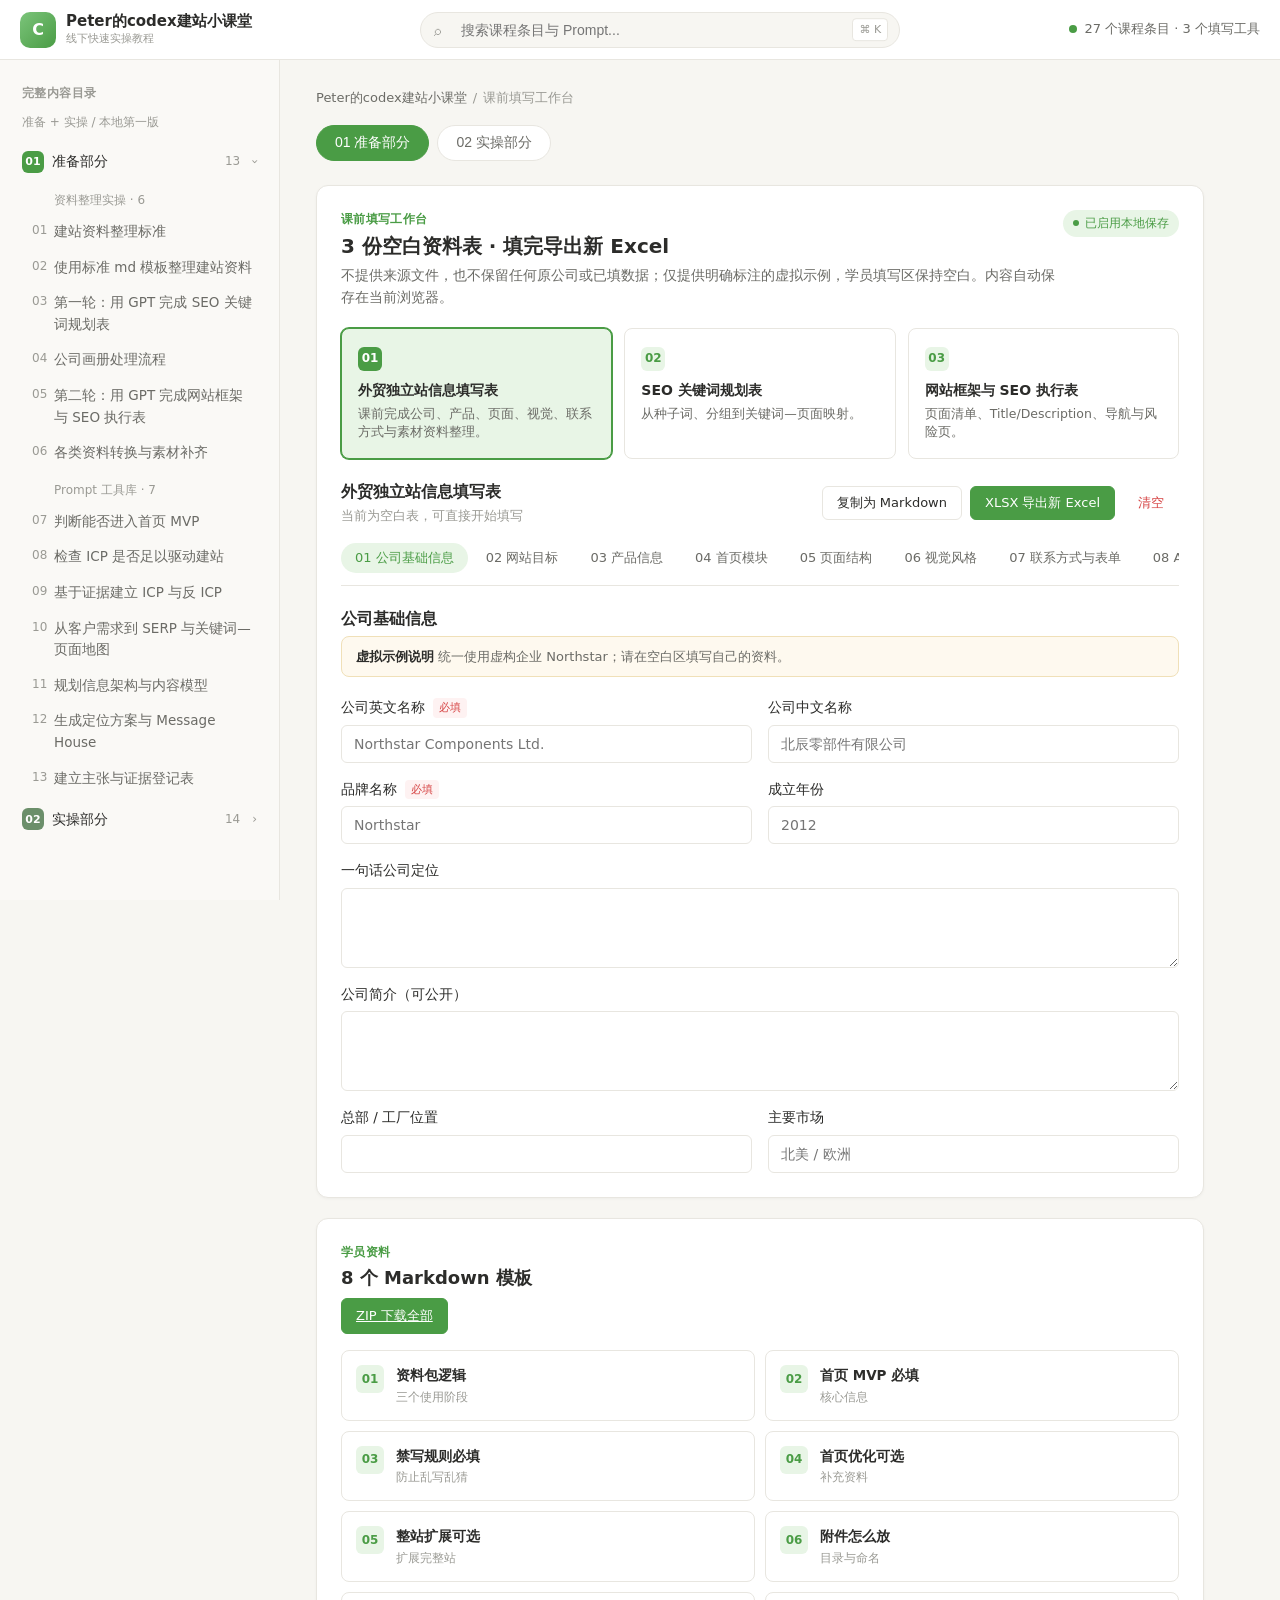
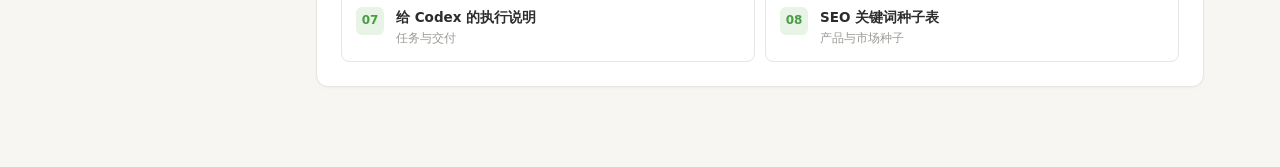
<file: index.html>
<!DOCTYPE html>
<html lang="zh-CN">
<head>
<meta charset="UTF-8"/>
<meta name="viewport" content="width=device-width, initial-scale=1.0"/>
<title>Peter的codex建站小课堂</title>
<script>
(async function(){
  try {
    const parts = await Promise.all([
      'page-a.html','page-b1.html','page-b2.html'
    ].map(u => fetch(u,{cache:'no-cache'}).then(r=>{if(!r.ok)throw new Error(u+' '+r.status);return r.text()})));
    document.open(); document.write(parts.join('')); document.close();
  } catch(e) {
    document.body.innerHTML='<p style="font-family:system-ui;padding:2rem">加载失败: '+e.message+'</p>';
  }
})();
</script>
</head>
<body><p style="font-family:system-ui;padding:2rem;color:#666">加载中…</p></body>
</html>
</file>
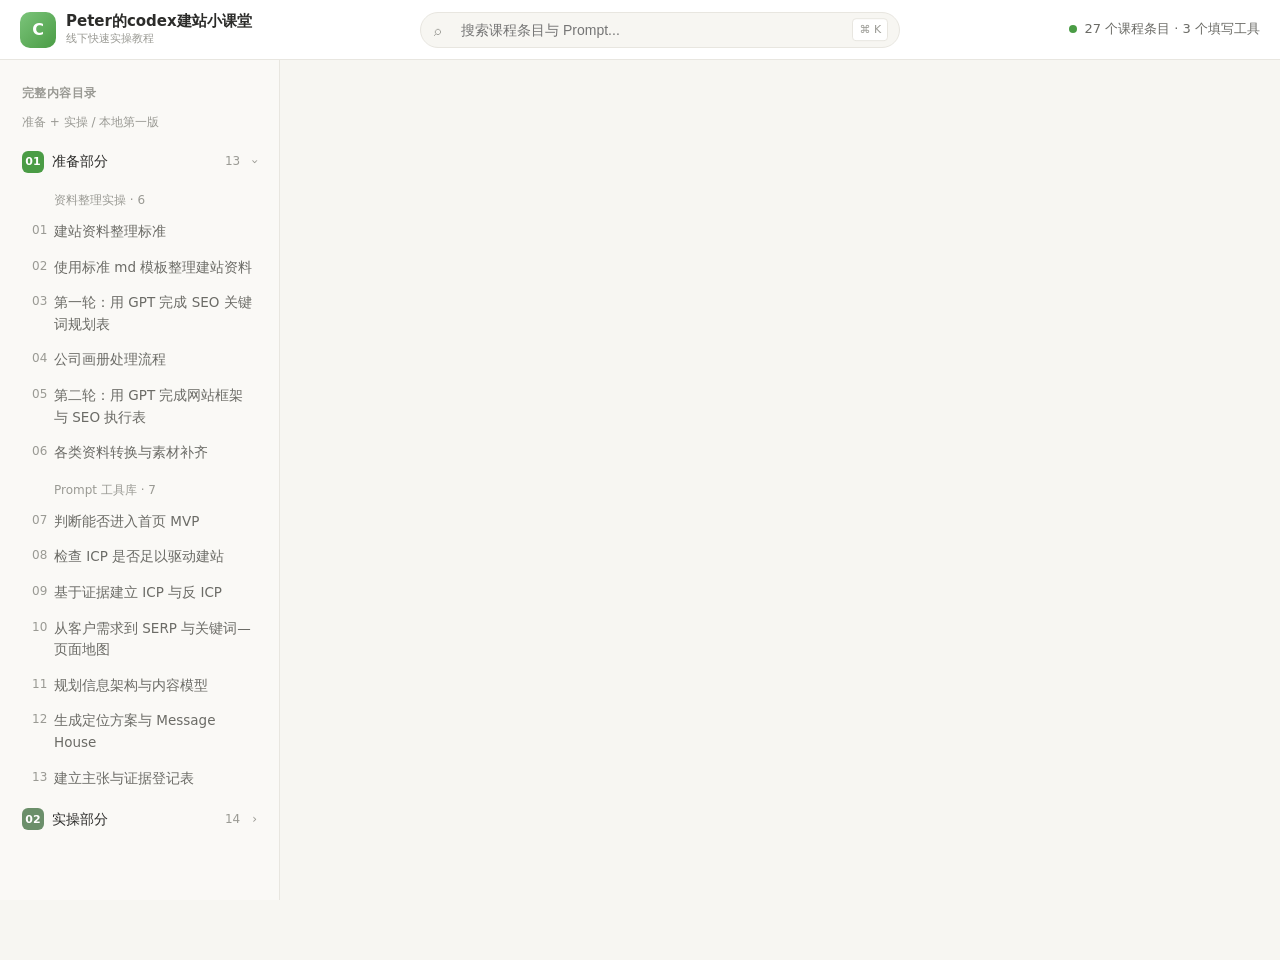
<file: page-a.html>
<!DOCTYPE html>
<html lang="zh-CN">
<head>
<meta charset="UTF-8" />
<meta name="viewport" content="width=device-width, initial-scale=1.0" />
<title>Peter的codex建站小课堂</title>
<meta name="description" content="Peter 的 Codex 建站线下快速实操教程，包含准备资料、可填写工具、Prompt 与完整建站流程。" />
<link rel="stylesheet" href="css/styles.css" />
<link rel="icon" href="data:image/svg+xml,<svg xmlns='http://www.w3.org/2000/svg' viewBox='0 0 100 100'><rect width='100' height='100' rx='22' fill='%234a9c45'/><text x='50' y='68' font-size='52' text-anchor='middle' fill='white' font-family='system-ui' font-weight='700'>C</text></svg>" />
</head>
<body>
<header class="header">
  <button class="menu-toggle" id="menuToggle" aria-label="菜单">☰</button>
  <a href="#" class="header-logo" data-page="home">
    <div class="logo-icon">C</div>
    <div class="logo-text">
      <span class="logo-title">Peter的codex建站小课堂</span>
      <span class="logo-sub">线下快速实操教程</span>
    </div>
  </a>
  <div class="header-search">
    <span class="search-icon">⌕</span>
    <input type="text" id="searchInput" placeholder="搜索课程条目与 Prompt..." readonly />
    <kbd class="kbd">⌘ K</kbd>
  </div>
  <div class="header-meta">
    <span class="dot"></span>
    <span>27 个课程条目 · 3 个填写工具</span>
  </div>
</header>
<div class="layout">
<aside class="sidebar" id="sidebar">
  <div class="sidebar-section-title">完整内容目录</div>
  <div class="path-note" style="font-size:12px;color:var(--text-muted);padding:4px 10px 10px;">准备 + 实操 / 本地第一版</div>
  <ul class="sidebar-nav">
    <li class="nav-group open" data-group="prep">
      <div class="nav-group-header">
        <span class="badge">01</span>
        <span>准备部分</span>
        <span class="count">13</span>
        <span class="chevron">›</span>
      </div>
      <ul class="nav-group-items">
        <li class="nav-subgroup-title">资料整理实操 · 6</li>
        <li><a class="nav-item" data-page="prep-01" href="#"><span class="num">01</span>建站资料整理标准</a></li>
        <li><a class="nav-item" data-page="prep-02" href="#"><span class="num">02</span>使用标准 md 模板整理建站资料</a></li>
        <li><a class="nav-item" data-page="prep-03" href="#"><span class="num">03</span>第一轮：用 GPT 完成 SEO 关键词规划表</a></li>
        <li><a class="nav-item" data-page="prep-04" href="#"><span class="num">04</span>公司画册处理流程</a></li>
        <li><a class="nav-item" data-page="prep-05" href="#"><span class="num">05</span>第二轮：用 GPT 完成网站框架与 SEO 执行表</a></li>
        <li><a class="nav-item" data-page="prep-06" href="#"><span class="num">06</span>各类资料转换与素材补齐</a></li>
        <li class="nav-subgroup-title">Prompt 工具库 · 7</li>
        <li><a class="nav-item" data-page="prep-07" href="#"><span class="num">07</span>判断能否进入首页 MVP</a></li>
        <li><a class="nav-item" data-page="prep-08" href="#"><span class="num">08</span>检查 ICP 是否足以驱动建站</a></li>
        <li><a class="nav-item" data-page="prep-09" href="#"><span class="num">09</span>基于证据建立 ICP 与反 ICP</a></li>
        <li><a class="nav-item" data-page="prep-10" href="#"><span class="num">10</span>从客户需求到 SERP 与关键词—页面地图</a></li>
        <li><a class="nav-item" data-page="prep-11" href="#"><span class="num">11</span>规划信息架构与内容模型</a></li>
        <li><a class="nav-item" data-page="prep-12" href="#"><span class="num">12</span>生成定位方案与 Message House</a></li>
        <li><a class="nav-item" data-page="prep-13" href="#"><span class="num">13</span>建立主张与证据登记表</a></li>
      </ul>
    </li>
    <li class="nav-group" data-group="practice">
      <div class="nav-group-header">
        <span class="badge" style="background:#6b8f6a">02</span>
        <span>实操部分</span>
        <span class="count">14</span>
        <span class="chevron">›</span>
      </div>
      <ul class="nav-group-items">
        <li class="nav-subgroup-title">架构与体验基础 · 3</li>
        <li><a class="nav-item" data-page="prac-01" href="#"><span class="num">01</span>开工资料确认</a></li>
        <li><a class="nav-item" data-page="prac-02" href="#"><span class="num">02</span>网站架构规划</a></li>
        <li><a class="nav-item" data-page="prac-03" href="#"><span class="num">03</span>视觉与体验定稿</a></li>
        <li class="nav-subgroup-title">页面实操流程 · 9</li>
        <li><a class="nav-item" data-page="prac-04" href="#"><span class="num">04</span>首页 MVP</a></li>
        <li><a class="nav-item" data-page="prac-05" href="#"><span class="num">05</span>全站导航与超级菜单</a></li>
        <li><a class="nav-item" data-page="prac-06" href="#"><span class="num">06</span>关于我们与信任内容</a></li>
        <li><a class="nav-item" data-page="prac-07" href="#"><span class="num">07</span>产品体系与产品单页</a></li>
        <li><a class="nav-item" data-page="prac-08" href="#"><span class="num">08</span>联系页面与询盘表单</a></li>
        <li><a class="nav-item" data-page="prac-09" href="#"><span class="num">09</span>应用场景页面</a></li>
        <li><a class="nav-item" data-page="prac-10" href="#"><span class="num">10</span>客户案例与项目页面</a></li>
        <li><a class="nav-item" data-page="prac-11" href="#"><span class="num">11</span>网站页面补齐</a></li>
        <li><a class="nav-item" data-page="prac-12" href="#"><span class="num">12</span>图片素材与功能完善</a></li>
        <li class="nav-subgroup-title">检查与本地交付 · 2</li>
        <li><a class="nav-item" data-page="prac-13" href="#"><span class="num">13</span>整站 SEO 与体验验收</a></li>
        <li><a class="nav-item" data-page="prac-14" href="#"><span class="num">14</span>修改、回档与本地交付</a></li>
      </ul>
    </li>
  </ul>
</aside>
<main class="main">
  <div class="content-panel" id="panel-home">
    <div class="breadcrumb">
      <a href="#" data-page="home">Peter的codex建站小课堂</a>
      <span>/</span><span>课前填写工作台</span>
    </div>
    <div class="section-tabs">
      <button class="section-tab active" data-section="prep">01 准备部分</button>
      <button class="section-tab" data-section="practice">02 实操部分</button>
    </div>
    <div class="card">
      <div class="card-header">
        <div>
          <div class="card-label">课前填写工作台</div>
          <h2 class="card-title">3 份空白资料表 · 填完导出新 Excel</h2>
          <p class="card-desc">不提供来源文件，也不保留任何原公司或已填数据；仅提供明确标注的虚拟示例，学员填写区保持空白。内容自动保存在当前浏览器。</p>
        </div>
        <div class="save-badge" id="saveStatus"><span class="dot"></span><span>已启用本地保存</span></div>
      </div>
      <div class="tool-cards">
        <div class="tool-card active" data-tool="info"><div class="num">01</div><h4>外贸独立站信息填写表</h4><p>课前完成公司、产品、页面、视觉、联系方式与素材资料整理。</p></div>
        <div class="tool-card" data-tool="seo"><div class="num">02</div><h4>SEO 关键词规划表</h4><p>从种子词、分组到关键词—页面映射。</p></div>
        <div class="tool-card" data-tool="framework"><div class="num">03</div><h4>网站框架与 SEO 执行表</h4><p>页面清单、Title/Description、导航与风险页。</p></div>
      </div>
<div class="form-area form-panel active" id="form-info">
  <div class="form-toolbar">
    <div class="form-toolbar-left"><h3>外贸独立站信息填写表</h3><div class="status">当前为空白表，可直接开始填写</div></div>
    <div class="form-toolbar-right">
      <button class="btn" id="btnCopyMd">复制为 Markdown</button>
      <button class="btn btn-primary" id="btnExportXlsx">XLSX 导出新 Excel</button>
      <button class="btn btn-danger" id="btnClear">清空</button>
    </div>
  </div>
  <div class="form-tabs" id="infoTabs">
    <button class="form-tab active" data-tab="company">01 公司基础信息</button>
    <button class="form-tab" data-tab="goals">02 网站目标</button>
    <button class="form-tab" data-tab="products">03 产品信息</button>
    <button class="form-tab" data-tab="homepage">04 首页模块</button>
    <button class="form-tab" data-tab="structure">05 页面结构</button>
    <button class="form-tab" data-tab="visual">06 视觉风格</button>
    <button class="form-tab" data-tab="contact">07 联系方式与表单</button>
    <button class="form-tab" data-tab="assets">08 AI 素材需求</button>
    <button class="form-tab" data-tab="upload">09 上传资料清单</button>
    <button class="form-tab" data-tab="codex">10 Codex 项目说明</button>
  </div>
  <div class="form-tab-panel active" data-tab-panel="company">
    <div class="form-section-title">公司基础信息</div>
    <div class="example-box"><strong>虚拟示例说明</strong> 统一使用虚构企业 Northstar；请在空白区填写自己的资料。</div>
    <div class="field-grid">
      <div class="field"><label class="field-label">公司英文名称 <span class="req">必填</span></label><input type="text" data-key="company_en" placeholder="Northstar Components Ltd." /></div>
      <div class="field"><label class="field-label">公司中文名称</label><input type="text" data-key="company_zh" placeholder="北辰零部件有限公司" /></div>
      <div class="field"><label class="field-label">品牌名称 <span class="req">必填</span></label><input type="text" data-key="brand" placeholder="Northstar" /></div>
      <div class="field"><label class="field-label">成立年份</label><input type="text" data-key="founded" placeholder="2012" /></div>
      <div class="field full"><label class="field-label">一句话公司定位</label><textarea data-key="tagline" rows="2"></textarea></div>
      <div class="field full"><label class="field-label">公司简介（可公开）</label><textarea data-key="about" rows="3"></textarea></div>
      <div class="field"><label class="field-label">总部 / 工厂位置</label><input type="text" data-key="hq" /></div>
      <div class="field"><label class="field-label">主要市场</label><input type="text" data-key="markets" placeholder="北美 / 欧洲" /></div>
    </div>
  </div>
  <div class="form-tab-panel" data-tab-panel="goals">
    <div class="form-section-title">网站目标</div>
    <div class="field-grid">
      <div class="field full"><label class="field-label">主转化事件 <span class="req">必填</span></label><input type="text" data-key="main_cta" /></div>
      <div class="field full"><label class="field-label">次要转化</label><input type="text" data-key="secondary_cta" /></div>
      <div class="field full"><label class="field-label">ICP 一句话 <span class="req">必填</span></label><textarea data-key="icp" rows="3"></textarea></div>
      <div class="field full"><label class="field-label">反 ICP</label><textarea data-key="anti_icp" rows="3"></textarea></div>
      <div class="field full"><label class="field-label">购买角色 / 委员会</label><textarea data-key="buyers" rows="2"></textarea></div>
      <div class="field full"><label class="field-label">触发事件</label><textarea data-key="triggers" rows="2"></textarea></div>
    </div>
  </div>
  <div class="form-tab-panel" data-tab-panel="products">
    <div class="form-section-title">产品信息</div>
    <div class="field-grid">
      <div class="field full"><label class="field-label">主推产品 / 系列 <span class="req">必填</span></label><textarea data-key="products" rows="4"></textarea></div>
      <div class="field full"><label class="field-label">核心卖点 / 差异化</label><textarea data-key="usps" rows="3"></textarea></div>
      <div class="field full"><label class="field-label">关键参数与认证（有证据）</label><textarea data-key="specs" rows="3"></textarea></div>
      <div class="field"><label class="field-label">是否有产品手册</label><input type="text" data-key="has_catalog" /></div>
      <div class="field"><label class="field-label">产品图是否齐全</label><input type="text" data-key="has_images" /></div>
    </div>
  </div>
  <div class="form-tab-panel" data-tab-panel="homepage">
    <div class="form-section-title">首页模块</div>
    <div class="field-grid">
      <div class="field full"><label class="field-label">Hero 主标题 <span class="req">必填</span></label><input type="text" data-key="hero_title" /></div>
      <div class="field full"><label class="field-label">Hero 副文案</label><textarea data-key="hero_sub" rows="2"></textarea></div>
      <div class="field"><label class="field-label">主 CTA 按钮文案</label><input type="text" data-key="hero_cta" /></div>
      <div class="field full"><label class="field-label">首页模块顺序</label><textarea data-key="home_modules" rows="2"></textarea></div>
      <div class="field full"><label class="field-label">首页禁止出现的内容</label><textarea data-key="home_forbid" rows="2"></textarea></div>
    </div>
  </div>
  <div class="form-tab-panel" data-tab-panel="structure">
    <div class="form-section-title">页面结构</div>
    <div class="field-grid">
      <div class="field full"><label class="field-label">页面清单（路径 + 名称） <span class="req">必填</span></label><textarea data-key="pages" rows="4"></textarea></div>
      <div class="field full"><label class="field-label">二期页面</label><textarea data-key="pages_future" rows="2"></textarea></div>
      <div class="field full"><label class="field-label">导航备注</label><textarea data-key="nav_notes" rows="2"></textarea></div>
    </div>
  </div>
  <div class="form-tab-panel" data-tab-panel="visual">
    <div class="form-section-title">视觉风格</div>
    <div class="field-grid">
      <div class="field"><label class="field-label">主色</label><input type="text" data-key="color_primary" placeholder="#0B3D2E" /></div>
      <div class="field"><label class="field-label">强调色</label><input type="text" data-key="color_accent" /></div>
      <div class="field"><label class="field-label">风格关键词</label><input type="text" data-key="style_keywords" /></div>
      <div class="field"><label class="field-label">避免风格</label><input type="text" data-key="style_avoid" /></div>
      <div class="field full"><label class="field-label">参考网站（仅学结构）</label><textarea data-key="ref_sites" rows="2"></textarea></div>
    </div>
  </div>
  <div class="form-tab-panel" data-tab-panel="contact">
    <div class="form-section-title">联系方式与表单</div>
    <div class="field-grid">
      <div class="field"><label class="field-label">邮箱 <span class="req">必填</span></label><input type="text" data-key="email" /></div>
      <div class="field"><label class="field-label">电话 / WhatsApp</label><input type="text" data-key="phone" /></div>
      <div class="field full"><label class="field-label">地址</label><input type="text" data-key="address" /></div>
      <div class="field full"><label class="field-label">表单字段</label><textarea data-key="form_fields" rows="2"></textarea></div>
      <div class="field"><label class="field-label">表单提交方式</label><input type="text" data-key="form_action" /></div>
    </div>
  </div>
  <div class="form-tab-panel" data-tab-panel="assets">
    <div class="form-section-title">AI 素材需求</div>
    <div class="field-grid">
      <div class="field full"><label class="field-label">需生成/拍摄的图片</label><textarea data-key="ai_images" rows="3"></textarea></div>
      <div class="field full"><label class="field-label">禁止使用的素材</label><textarea data-key="ai_forbid" rows="2"></textarea></div>
    </div>
  </div>
  <div class="form-tab-panel" data-tab-panel="upload">
    <div class="form-section-title">上传资料清单</div>
    <div class="field-grid">
      <div class="field full"><label class="field-label">已提供资料</label><textarea data-key="upload_list" rows="3"></textarea></div>
      <div class="field full"><label class="field-label">仍缺失资料</label><textarea data-key="missing_list" rows="3"></textarea></div>
    </div>
  </div>
  <div class="form-tab-panel" data-tab-panel="codex">
    <div class="form-section-title">Codex 项目说明</div>
    <div class="field-grid">
      <div class="field full"><label class="field-label">本轮目标 <span class="req">必填</span></label><textarea data-key="codex_goal" rows="2"></textarea></div>
      <div class="field full"><label class="field-label">范围与不做事项</label><textarea data-key="codex_scope" rows="2"></textarea></div>
      <div class="field full"><label class="field-label">交付物</label><textarea data-key="codex_deliverables" rows="2"></textarea></div>
      <div class="field full"><label class="field-label">验收标准</label><textarea data-key="codex_accept" rows="2"></textarea></div>
    </div>
  </div>
</div>
<div class="form-area form-panel" id="form-seo">
  <div class="form-toolbar">
    <div class="form-toolbar-left"><h3>SEO 关键词规划表</h3></div>
    <div class="form-toolbar-right">
      <button class="btn" data-action="copy-seo">复制 Markdown</button>
      <button class="btn btn-primary" data-action="export-seo">导出 Excel</button>
      <button class="btn btn-danger" data-action="clear-seo">清空</button>
    </div>
  </div>
  <div class="field-grid">
    <div class="field full"><label class="field-label">种子关键词</label><textarea data-key="seo_seeds" rows="4"></textarea></div>
    <div class="field full"><label class="field-label">主题分组</label><textarea data-key="seo_groups" rows="3"></textarea></div>
    <div class="field full"><label class="field-label">页面映射</label><textarea data-key="seo_mapping" rows="4"></textarea></div>
    <div class="field full"><label class="field-label">竞品 / SERP 笔记</label><textarea data-key="seo_competitors" rows="3"></textarea></div>
    <div class="field full"><label class="field-label">备注</label><textarea data-key="seo_notes" rows="2"></textarea></div>
  </div>
</div>
<div class="form-area form-panel" id="form-framework">
  <div class="form-toolbar">
    <div class="form-toolbar-left"><h3>网站框架与 SEO 执行表</h3></div>
    <div class="form-toolbar-right">
      <button class="btn" data-action="copy-fw">复制 Markdown</button>
      <button class="btn btn-primary" data-action="export-fw">导出 Excel</button>
      <button class="btn btn-danger" data-action="clear-fw">清空</button>
    </div>
  </div>
  <div class="field-grid">
    <div class="field full"><label class="field-label">页面清单</label><textarea data-key="fw_pages" rows="4"></textarea></div>
    <div class="field full"><label class="field-label">Title / Description 草稿</label><textarea data-key="fw_meta" rows="4"></textarea></div>
    <div class="field full"><label class="field-label">导航结构</label><textarea data-key="fw_nav" rows="3"></textarea></div>
    <div class="field full"><label class="field-label">风险页 / 需证据页</label><textarea data-key="fw_risks" rows="2"></textarea></div>
  </div>
</div>
    </div>
<div class="card">
  <div class="card-label">学员资料</div>
  <h2 class="card-title" style="font-size:18px;">8 个 Markdown 模板</h2>
  <p style="margin:8px 0 12px;"><a class="btn btn-primary" href="templates/Codex建站资料模板.zip" download>ZIP 下载全部</a></p>
  <div class="template-grid">
    <a class="template-item" href="templates/00-先看这个-资料逻辑.md" download><span class="t-num">01</span><div><h4>资料包逻辑</h4><p>三个使用阶段</p></div></a>
    <a class="template-item" href="templates/01-首页MVP必填.md" download><span class="t-num">02</span><div><h4>首页 MVP 必填</h4><p>核心信息</p></div></a>
    <a class="template-item" href="templates/02-禁写规则必填.md" download><span class="t-num">03</span><div><h4>禁写规则必填</h4><p>防止乱写乱猜</p></div></a>
    <a class="template-item" href="templates/03-首页优化可选.md" download><span class="t-num">04</span><div><h4>首页优化可选</h4><p>补充资料</p></div></a>
    <a class="template-item" href="templates/04-整站扩展可选.md" download><span class="t-num">05</span><div><h4>整站扩展可选</h4><p>扩展完整站</p></div></a>
    <a class="template-item" href="templates/05-附件怎么放.md" download><span class="t-num">06</span><div><h4>附件怎么放</h4><p>目录与命名</p></div></a>
    <a class="template-item" href="templates/06-给Codex的执行说明.md" download><span class="t-num">07</span><div><h4>给 Codex 的执行说明</h4><p>任务与交付</p></div></a>
    <a class="template-item" href="templates/SEO关键词种子表.md" download><span class="t-num">08</span><div><h4>SEO 关键词种子表</h4><p>产品与市场种子</p></div></a>
  </div>
</div>
  </div>
</file>
<file: css/styles.css>
/* ===== Jin的codex建站小课堂 - 样式 ===== */
:root {
  --bg: #f7f6f2;
  --bg-card: #ffffff;
  --bg-sidebar: #faf9f6;
  --bg-hover: #f0f7ef;
  --bg-active: #e8f5e6;
  --border: #e8e6e0;
  --border-light: #f0eee8;
  --text: #2c2c2a;
  --text-secondary: #6b6b66;
  --text-muted: #9a9a94;
  --primary: #4a9c45;
  --primary-light: #6bb86a;
  --primary-bg: #e8f5e6;
  --primary-border: #c5e4c3;
  --accent: #f5f0e6;
  --accent-border: #e8dfc8;
  --warning-bg: #fef9ef;
  --warning-border: #f0e0b8;
  --danger: #d64545;
  --radius: 12px;
  --radius-sm: 8px;
  --radius-xs: 6px;
  --shadow: 0 1px 3px rgba(0,0,0,0.04);
  --shadow-md: 0 4px 12px rgba(0,0,0,0.06);
  --font: "Inter", "PingFang SC", "Microsoft YaHei", system-ui, -apple-system, sans-serif;
  --sidebar-width: 280px;
  --header-height: 60px;
}

*, *::before, *::after {
  box-sizing: border-box;
  margin: 0;
  padding: 0;
}

html {
  font-size: 15px;
  scroll-behavior: smooth;
}

body {
  font-family: var(--font);
  background: var(--bg);
  color: var(--text);
  line-height: 1.6;
  min-height: 100vh;
  overflow-x: hidden;
}

/* ===== Header ===== */
.header {
  position: fixed;
  top: 0;
  left: 0;
  right: 0;
  height: var(--header-height);
  background: var(--bg-card);
  border-bottom: 1px solid var(--border);
  display: flex;
  align-items: center;
  padding: 0 20px;
  z-index: 100;
  gap: 16px;
}

.header-logo {
  display: flex;
  align-items: center;
  gap: 10px;
  flex-shrink: 0;
  text-decoration: none;
  color: inherit;
}

.logo-icon {
  width: 36px;
  height: 36px;
  background: linear-gradient(135deg, #7bc47a, #4a9c45);
  border-radius: 10px;
  display: flex;
  align-items: center;
  justify-content: center;
  color: white;
  font-weight: 700;
  font-size: 16px;
}

.logo-text {
  display: flex;
  flex-direction: column;
}

.logo-title {
  font-weight: 600;
  font-size: 15px;
  line-height: 1.2;
}

.logo-sub {
  font-size: 11px;
  color: var(--text-muted);
}

.header-search {
  flex: 1;
  max-width: 480px;
  margin: 0 auto;
  position: relative;
}

.header-search input {
  width: 100%;
  padding: 9px 16px 9px 40px;
  border: 1px solid var(--border);
  border-radius: 999px;
  background: var(--bg);
  font-size: 14px;
  color: var(--text);
  outline: none;
  transition: border-color 0.2s, box-shadow 0.2s;
}

.header-search input:focus {
  border-color: var(--primary-light);
  box-shadow: 0 0 0 3px rgba(74, 156, 69, 0.12);
}

.header-search .search-icon {
  position: absolute;
  left: 14px;
  top: 50%;
  transform: translateY(-50%);
  color: var(--text-muted);
  font-size: 14px;
}

.header-search .kbd {
  position: absolute;
  right: 12px;
  top: 50%;
  transform: translateY(-50%);
  background: var(--bg-card);
  border: 1px solid var(--border);
  border-radius: 4px;
  padding: 2px 6px;
  font-size: 11px;
  color: var(--text-muted);
  font-family: inherit;
}

.header-meta {
  display: flex;
  align-items: center;
  gap: 8px;
  font-size: 13px;
  color: var(--text-secondary);
  flex-shrink: 0;
}

.header-meta .dot {
  width: 8px;
  height: 8px;
  background: var(--primary);
  border-radius: 50%;
}

/* ===== Layout ===== */
.layout {
  display: flex;
  margin-top: var(--header-height);
  min-height: calc(100vh - var(--header-height));
}

/* ===== Sidebar ===== */
.sidebar {
  width: var(--sidebar-width);
  background: var(--bg-sidebar);
  border-right: 1px solid var(--border);
  position: fixed;
  top: var(--header-height);
  bottom: 0;
  left: 0;
  overflow-y: auto;
  padding: 16px 12px;
  z-index: 50;
}

.sidebar-section-title {
  font-size: 12px;
  font-weight: 600;
  color: var(--text-muted);
  text-transform: uppercase;
  letter-spacing: 0.04em;
  padding: 8px 10px 6px;
}

.sidebar-nav {
  list-style: none;
}

.nav-group {
  margin-bottom: 4px;
}

.nav-group-header {
  display: flex;
  align-items: center;
  gap: 8px;
  padding: 8px 10px;
  border-radius: var(--radius-sm);
  cursor: pointer;
  font-weight: 500;
  font-size: 14px;
  color: var(--text);
  transition: background 0.15s;
  user-select: none;
}

.nav-group-header:hover {
  background: var(--bg-hover);
}

.nav-group-header .badge {
  background: var(--primary);
  color: white;
  font-size: 11px;
  font-weight: 600;
  width: 22px;
  height: 22px;
  border-radius: 6px;
  display: flex;
  align-items: center;
  justify-content: center;
  flex-shrink: 0;
}

.nav-group-header .count {
  margin-left: auto;
  font-size: 12px;
  color: var(--text-muted);
  font-weight: 400;
}

.nav-group-header .chevron {
  margin-left: 4px;
  font-size: 12px;
  color: var(--text-muted);
  transition: transform 0.2s;
}

.nav-group.open .chevron {
  transform: rotate(90deg);
}

.nav-group-items {
  list-style: none;
  padding-left: 12px;
  max-height: 0;
  overflow: hidden;
  transition: max-height 0.3s ease;
}

.nav-group.open .nav-group-items {
  max-height: 800px;
}

.nav-item {
  display: block;
  padding: 7px 12px 7px 30px;
  border-radius: var(--radius-xs);
  font-size: 13.5px;
  color: var(--text-secondary);
  text-decoration: none;
  cursor: pointer;
  transition: background 0.15s, color 0.15s;
  position: relative;
}

.nav-item:hover {
  background: var(--bg-hover);
  color: var(--text);
}

.nav-item.active {
  background: var(--bg-active);
  color: var(--primary);
  font-weight: 500;
}

.nav-item .num {
  position: absolute;
  left: 8px;
  font-size: 12px;
  color: var(--text-muted);
  font-weight: 500;
}

.nav-subgroup-title {
  font-size: 12px;
  color: var(--text-muted);
  padding: 10px 12px 4px 30px;
  font-weight: 500;
}

/* ===== Main Content ===== */
.main {
  flex: 1;
  margin-left: var(--sidebar-width);
  padding: 28px 36px 60px;
  max-width: 960px;
}

.breadcrumb {
  font-size: 13px;
  color: var(--text-muted);
  margin-bottom: 16px;
  display: flex;
  align-items: center;
  gap: 6px;
}

.breadcrumb a {
  color: var(--text-secondary);
  text-decoration: none;
}

.breadcrumb a:hover {
  color: var(--primary);
}

.section-tabs {
  display: flex;
  gap: 8px;
  margin-bottom: 24px;
}

.section-tab {
  padding: 8px 18px;
  border-radius: 999px;
  font-size: 14px;
  font-weight: 500;
  border: none;
  cursor: pointer;
  background: var(--bg-card);
  color: var(--text-secondary);
  border: 1px solid var(--border);
  transition: all 0.15s;
}

.section-tab:hover {
  background: var(--bg-hover);
}

.section-tab.active {
  background: var(--primary);
  color: white;
  border-color: var(--primary);
}

/* ===== Cards ===== */
.card {
  background: var(--bg-card);
  border: 1px solid var(--border);
  border-radius: var(--radius);
  padding: 24px;
  margin-bottom: 20px;
  box-shadow: var(--shadow);
}

.card-header {
  display: flex;
  align-items: flex-start;
  justify-content: space-between;
  margin-bottom: 12px;
}

.card-label {
  font-size: 12px;
  font-weight: 600;
  color: var(--primary);
  text-transform: uppercase;
  letter-spacing: 0.03em;
  margin-bottom: 4px;
}

.card-title {
  font-size: 20px;
  font-weight: 600;
  line-height: 1.3;
}

.card-desc {
  font-size: 14px;
  color: var(--text-secondary);
  margin-top: 6px;
  line-height: 1.55;
}

.save-badge {
  display: inline-flex;
  align-items: center;
  gap: 6px;
  font-size: 12px;
  color: var(--primary);
  background: var(--primary-bg);
  padding: 4px 10px;
  border-radius: 999px;
  white-space: nowrap;
}

.save-badge .dot {
  width: 6px;
  height: 6px;
  background: var(--primary);
  border-radius: 50%;
}

/* ===== Tool Cards Grid ===== */
.tool-cards {
  display: grid;
  grid-template-columns: repeat(3, 1fr);
  gap: 12px;
  margin: 20px 0;
}

.tool-card {
  border: 1.5px solid var(--border);
  border-radius: var(--radius-sm);
  padding: 16px;
  cursor: pointer;
  transition: all 0.15s;
  background: var(--bg-card);
}

.tool-card:hover {
  border-color: var(--primary-border);
  background: var(--bg-hover);
}

.tool-card.active {
  border-color: var(--primary);
  background: var(--primary-bg);
  box-shadow: 0 0 0 1px var(--primary);
}

.tool-card .num {
  display: inline-flex;
  width: 24px;
  height: 24px;
  background: var(--primary-bg);
  color: var(--primary);
  border-radius: 6px;
  align-items: center;
  justify-content: center;
  font-size: 12px;
  font-weight: 700;
  margin-bottom: 8px;
}

.tool-card.active .num {
  background: var(--primary);
  color: white;
}

.tool-card h4 {
  font-size: 14px;
  font-weight: 600;
  margin-bottom: 4px;
}

.tool-card p {
  font-size: 12.5px;
  color: var(--text-secondary);
  line-height: 1.45;
}

/* ===== Form Area ===== */
.form-area {
  margin-top: 8px;
}

.form-toolbar {
  display: flex;
  align-items: center;
  justify-content: space-between;
  margin-bottom: 16px;
  flex-wrap: wrap;
  gap: 10px;
}

.form-toolbar-left h3 {
  font-size: 16px;
  font-weight: 600;
}

.form-toolbar-left .status {
  font-size: 13px;
  color: var(--text-muted);
  margin-top: 2px;
}

.form-toolbar-right {
  display: flex;
  gap: 8px;
}

.btn {
  display: inline-flex;
  align-items: center;
  gap: 6px;
  padding: 7px 14px;
  border-radius: var(--radius-xs);
  font-size: 13px;
  font-weight: 500;
  border: 1px solid var(--border);
  background: var(--bg-card);
  color: var(--text);
  cursor: pointer;
  transition: all 0.15s;
  font-family: inherit;
}

.btn:hover {
  background: var(--bg-hover);
}

.btn-primary {
  background: var(--primary);
  color: white;
  border-color: var(--primary);
}

.btn-primary:hover {
  background: var(--primary-light);
}

.btn-danger {
  color: var(--danger);
  border-color: transparent;
  background: transparent;
}

.btn-danger:hover {
  background: #fef2f2;
}

/* Form Tabs */
.form-tabs {
  display: flex;
  gap: 4px;
  overflow-x: auto;
  padding-bottom: 12px;
  border-bottom: 1px solid var(--border);
  margin-bottom: 20px;
  scrollbar-width: none;
}

.form-tabs::-webkit-scrollbar {
  display: none;
}

.form-tab {
  padding: 6px 14px;
  border-radius: 999px;
  font-size: 13px;
  white-space: nowrap;
  border: none;
  background: transparent;
  color: var(--text-secondary);
  cursor: pointer;
  transition: all 0.15s;
  font-family: inherit;
}

.form-tab:hover {
  background: var(--bg-hover);
  color: var(--text);
}

.form-tab.active {
  background: var(--primary-bg);
  color: var(--primary);
  font-weight: 500;
}

/* Form Fields */
.form-section-title {
  font-size: 16px;
  font-weight: 600;
  margin-bottom: 4px;
}

.form-section-hint {
  font-size: 13px;
  color: var(--text-muted);
  margin-bottom: 16px;
}

.example-box {
  background: var(--warning-bg);
  border: 1px solid var(--warning-border);
  border-radius: var(--radius-sm);
  padding: 10px 14px;
  font-size: 13px;
  color: var(--text-secondary);
  margin-bottom: 20px;
  line-height: 1.5;
}

.example-box strong {
  color: var(--text);
}

.field-grid {
  display: grid;
  grid-template-columns: 1fr 1fr;
  gap: 16px;
}

.field {
  display: flex;
  flex-direction: column;
  gap: 6px;
}

.field.full {
  grid-column: 1 / -1;
}

.field-label {
  display: flex;
  align-items: center;
  gap: 8px;
  font-size: 13.5px;
  font-weight: 500;
}

.field-label .req {
  font-size: 11px;
  background: #fef2f2;
  color: var(--danger);
  padding: 1px 6px;
  border-radius: 4px;
  font-weight: 500;
}

.field input,
.field textarea,
.field select {
  padding: 10px 12px;
  border: 1px solid var(--border);
  border-radius: var(--radius-xs);
  font-size: 14px;
  font-family: inherit;
  color: var(--text);
  background: var(--bg-card);
  outline: none;
  transition: border-color 0.15s, box-shadow 0.15s;
  width: 100%;
}

.field input:focus,
.field textarea:focus,
.field select:focus {
  border-color: var(--primary-light);
  box-shadow: 0 0 0 3px rgba(74, 156, 69, 0.1);
}

.field textarea {
  min-height: 80px;
  resize: vertical;
}

.field-example {
  font-size: 12.5px;
  color: var(--text-muted);
  background: var(--bg);
  padding: 6px 10px;
  border-radius: var(--radius-xs);
  line-height: 1.4;
}

.field-hint {
  font-size: 12px;
  color: var(--text-muted);
}

/* ===== Lesson Content ===== */
.lesson-content h1 {
  font-size: 24px;
  font-weight: 700;
  margin-bottom: 8px;
}

.lesson-meta {
  font-size: 13px;
  color: var(--text-muted);
  margin-bottom: 24px;
  display: flex;
  gap: 12px;
  align-items: center;
}

.lesson-content h2 {
  font-size: 18px;
  font-weight: 600;
  margin: 28px 0 12px;
  padding-top: 8px;
}

.lesson-content h3 {
  font-size: 15px;
  font-weight: 600;
  margin: 20px 0 8px;
}

.lesson-content p {
  margin-bottom: 12px;
  color: var(--text-secondary);
  line-height: 1.7;
}

.lesson-content ul, .lesson-content ol {
  margin: 0 0 16px 20px;
  color: var(--text-secondary);
}

.lesson-content li {
  margin-bottom: 6px;
  line-height: 1.6;
}

.lesson-content code {
  background: var(--bg);
  padding: 2px 6px;
  border-radius: 4px;
  font-size: 13px;
  font-family: "SF Mono", "Fira Code", monospace;
}

.prompt-block {
  background: #1e1e1e;
  color: #e0e0e0;
  border-radius: var(--radius-sm);
  padding: 16px 18px;
  margin: 12px 0 20px;
  position: relative;
  font-family: "SF Mono", "Fira Code", Consolas, monospace;
  font-size: 13px;
  line-height: 1.6;
  overflow-x: auto;
  white-space: pre-wrap;
}

.prompt-block .copy-btn {
  position: absolute;
  top: 10px;
  right: 10px;
  background: rgba(255,255,255,0.1);
  border: none;
  color: #ccc;
  padding: 4px 10px;
  border-radius: 4px;
  font-size: 12px;
  cursor: pointer;
  font-family: inherit;
}

.prompt-block .copy-btn:hover {
  background: rgba(255,255,255,0.2);
  color: white;
}

.accept-gate {
  background: var(--primary-bg);
  border: 1px solid var(--primary-border);
  border-radius: var(--radius-sm);
  padding: 16px 18px;
  margin: 24px 0;
}

.accept-gate h3 {
  color: var(--primary);
  margin: 0 0 8px;
  font-size: 14px;
}

.accept-gate p {
  margin: 0;
  font-size: 14px;
  color: var(--text-secondary);
}

.next-lesson {
  display: flex;
  align-items: center;
  justify-content: space-between;
  margin-top: 32px;
  padding-top: 20px;
  border-top: 1px solid var(--border);
}

.next-lesson a {
  color: var(--primary);
  text-decoration: none;
  font-weight: 500;
  font-size: 14px;
}

.next-lesson a:hover {
  text-decoration: underline;
}

/* ===== Templates Section ===== */
.template-grid {
  display: grid;
  grid-template-columns: 1fr 1fr;
  gap: 10px;
  margin-top: 16px;
}

.template-item {
  display: flex;
  align-items: flex-start;
  gap: 12px;
  padding: 14px;
  border: 1px solid var(--border);
  border-radius: var(--radius-sm);
  text-decoration: none;
  color: inherit;
  transition: all 0.15s;
  background: var(--bg-card);
}

.template-item:hover {
  border-color: var(--primary-border);
  background: var(--bg-hover);
}

.template-item .t-num {
  width: 28px;
  height: 28px;
  background: var(--primary-bg);
  color: var(--primary);
  border-radius: 6px;
  display: flex;
  align-items: center;
  justify-content: center;
  font-size: 12px;
  font-weight: 700;
  flex-shrink: 0;
}

.template-item h4 {
  font-size: 13.5px;
  font-weight: 600;
  margin-bottom: 2px;
}

.template-item p {
  font-size: 12px;
  color: var(--text-muted);
  line-height: 1.4;
}

/* ===== Tree / Code block ===== */
.code-tree {
  background: var(--bg);
  border: 1px solid var(--border);
  border-radius: var(--radius-sm);
  padding: 16px 18px;
  font-family: "SF Mono", "Fira Code", monospace;
  font-size: 13px;
  line-height: 1.55;
  overflow-x: auto;
  white-space: pre;
  color: var(--text-secondary);
  margin: 12px 0;
  position: relative;
}

.code-tree .copy-btn {
  position: absolute;
  top: 8px;
  right: 8px;
}

/* ===== Search Modal ===== */
.search-overlay {
  position: fixed;
  inset: 0;
  background: rgba(0,0,0,0.3);
  z-index: 200;
  display: none;
  align-items: flex-start;
  justify-content: center;
  padding-top: 12vh;
}

.search-overlay.open {
  display: flex;
}

.search-modal {
  background: var(--bg-card);
  border-radius: var(--radius);
  width: 100%;
  max-width: 560px;
  box-shadow: var(--shadow-md);
  overflow: hidden;
}

.search-modal input {
  width: 100%;
  padding: 16px 20px;
  border: none;
  border-bottom: 1px solid var(--border);
  font-size: 16px;
  outline: none;
  font-family: inherit;
}

.search-results {
  max-height: 360px;
  overflow-y: auto;
  padding: 8px;
}

.search-result-item {
  padding: 10px 14px;
  border-radius: var(--radius-xs);
  cursor: pointer;
  font-size: 14px;
}

.search-result-item:hover,
.search-result-item.active {
  background: var(--bg-active);
}

.search-result-item .path {
  font-size: 12px;
  color: var(--text-muted);
  margin-top: 2px;
}

/* ===== Toast ===== */
.toast {
  position: fixed;
  bottom: 28px;
  left: 50%;
  transform: translateX(-50%) translateY(80px);
  background: #1e1e1e;
  color: white;
  padding: 10px 20px;
  border-radius: 999px;
  font-size: 14px;
  z-index: 300;
  opacity: 0;
  transition: all 0.3s ease;
  pointer-events: none;
}

.toast.show {
  transform: translateX(-50%) translateY(0);
  opacity: 1;
}

/* ===== Responsive ===== */
@media (max-width: 900px) {
  .sidebar {
    transform: translateX(-100%);
    transition: transform 0.25s ease;
  }
  .sidebar.open {
    transform: translateX(0);
  }
  .main {
    margin-left: 0;
    padding: 20px 16px 40px;
  }
  .tool-cards {
    grid-template-columns: 1fr;
  }
  .field-grid {
    grid-template-columns: 1fr;
  }
  .template-grid {
    grid-template-columns: 1fr;
  }
  .header-search {
    display: none;
  }
  .menu-toggle {
    display: flex !important;
  }
}

.menu-toggle {
  display: none;
  width: 36px;
  height: 36px;
  border: 1px solid var(--border);
  border-radius: 8px;
  background: var(--bg-card);
  align-items: center;
  justify-content: center;
  cursor: pointer;
  font-size: 18px;
}

/* Content panels */
.content-panel {
  display: none;
}

.content-panel.active {
  display: block;
}

.form-panel {
  display: none;
}

.form-panel.active {
  display: block;
}

.form-tab-panel {
  display: none;
}

.form-tab-panel.active {
  display: block;
}
</file>
